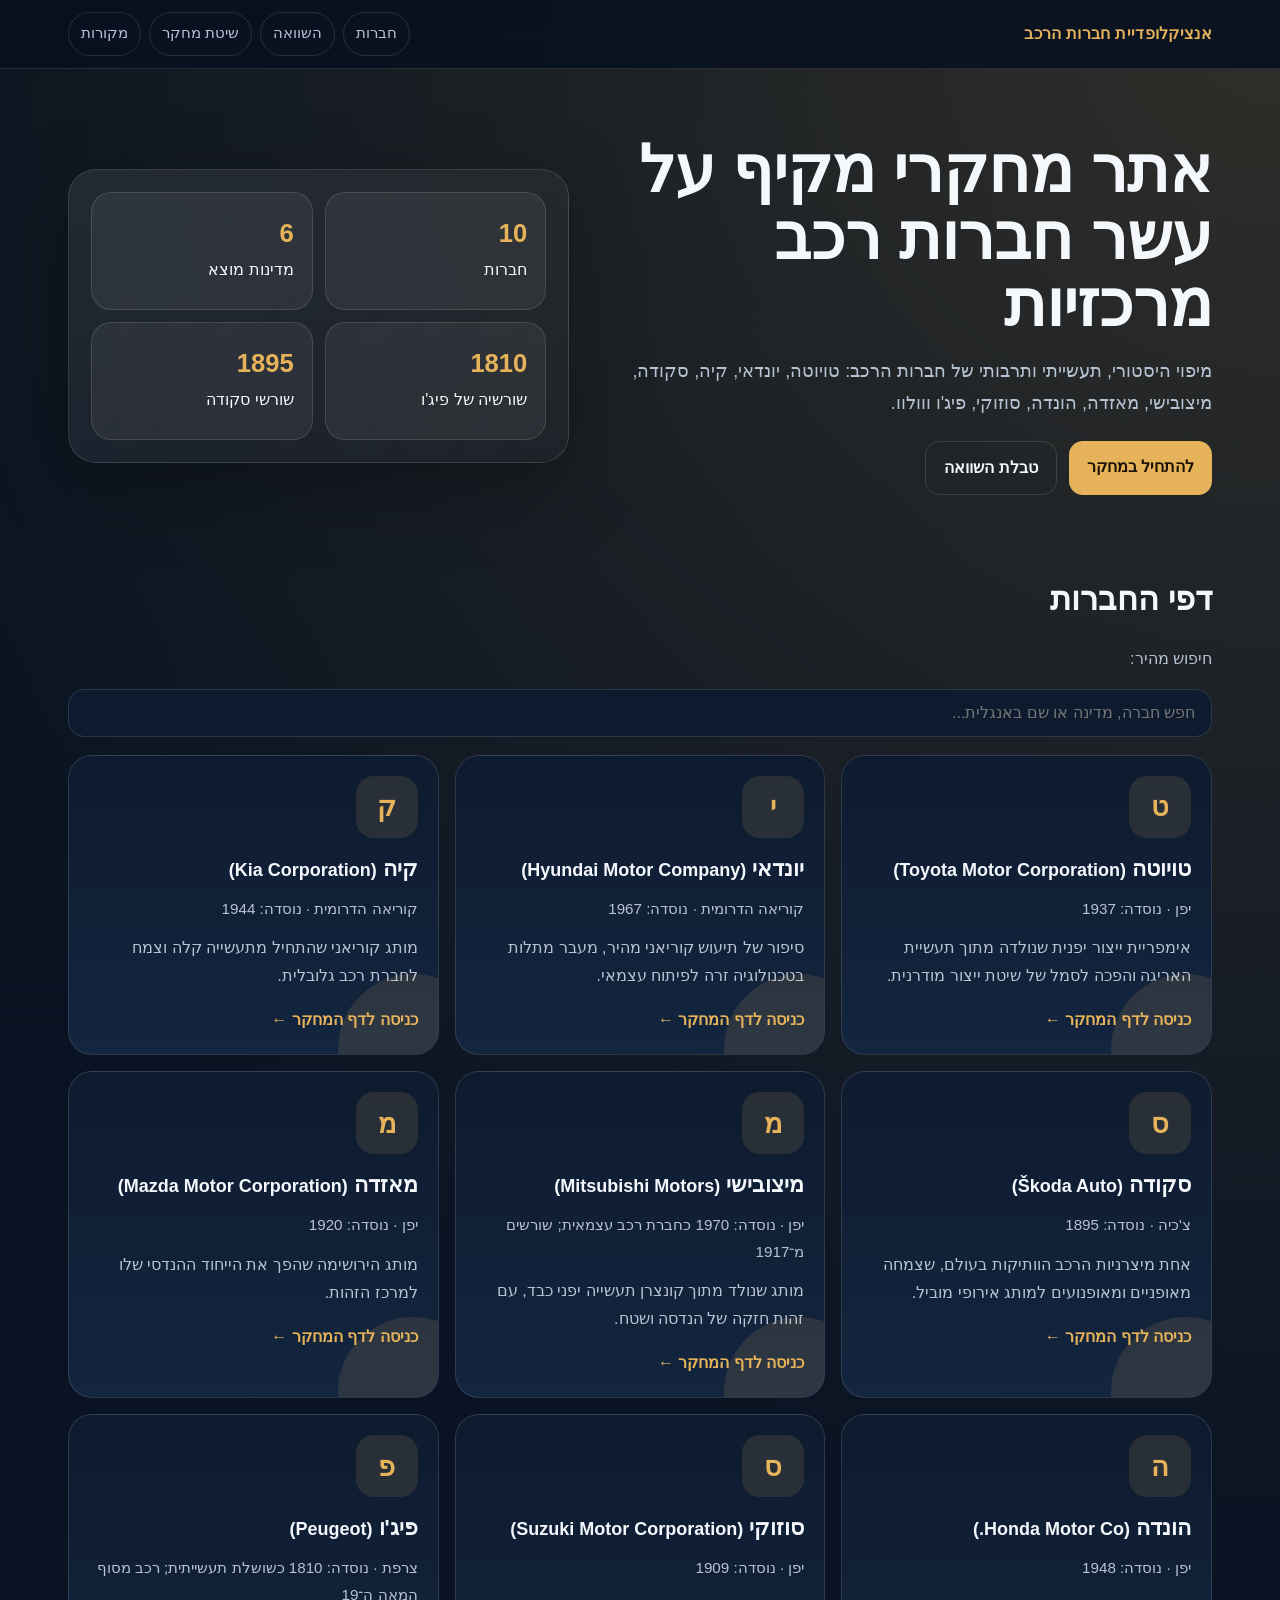
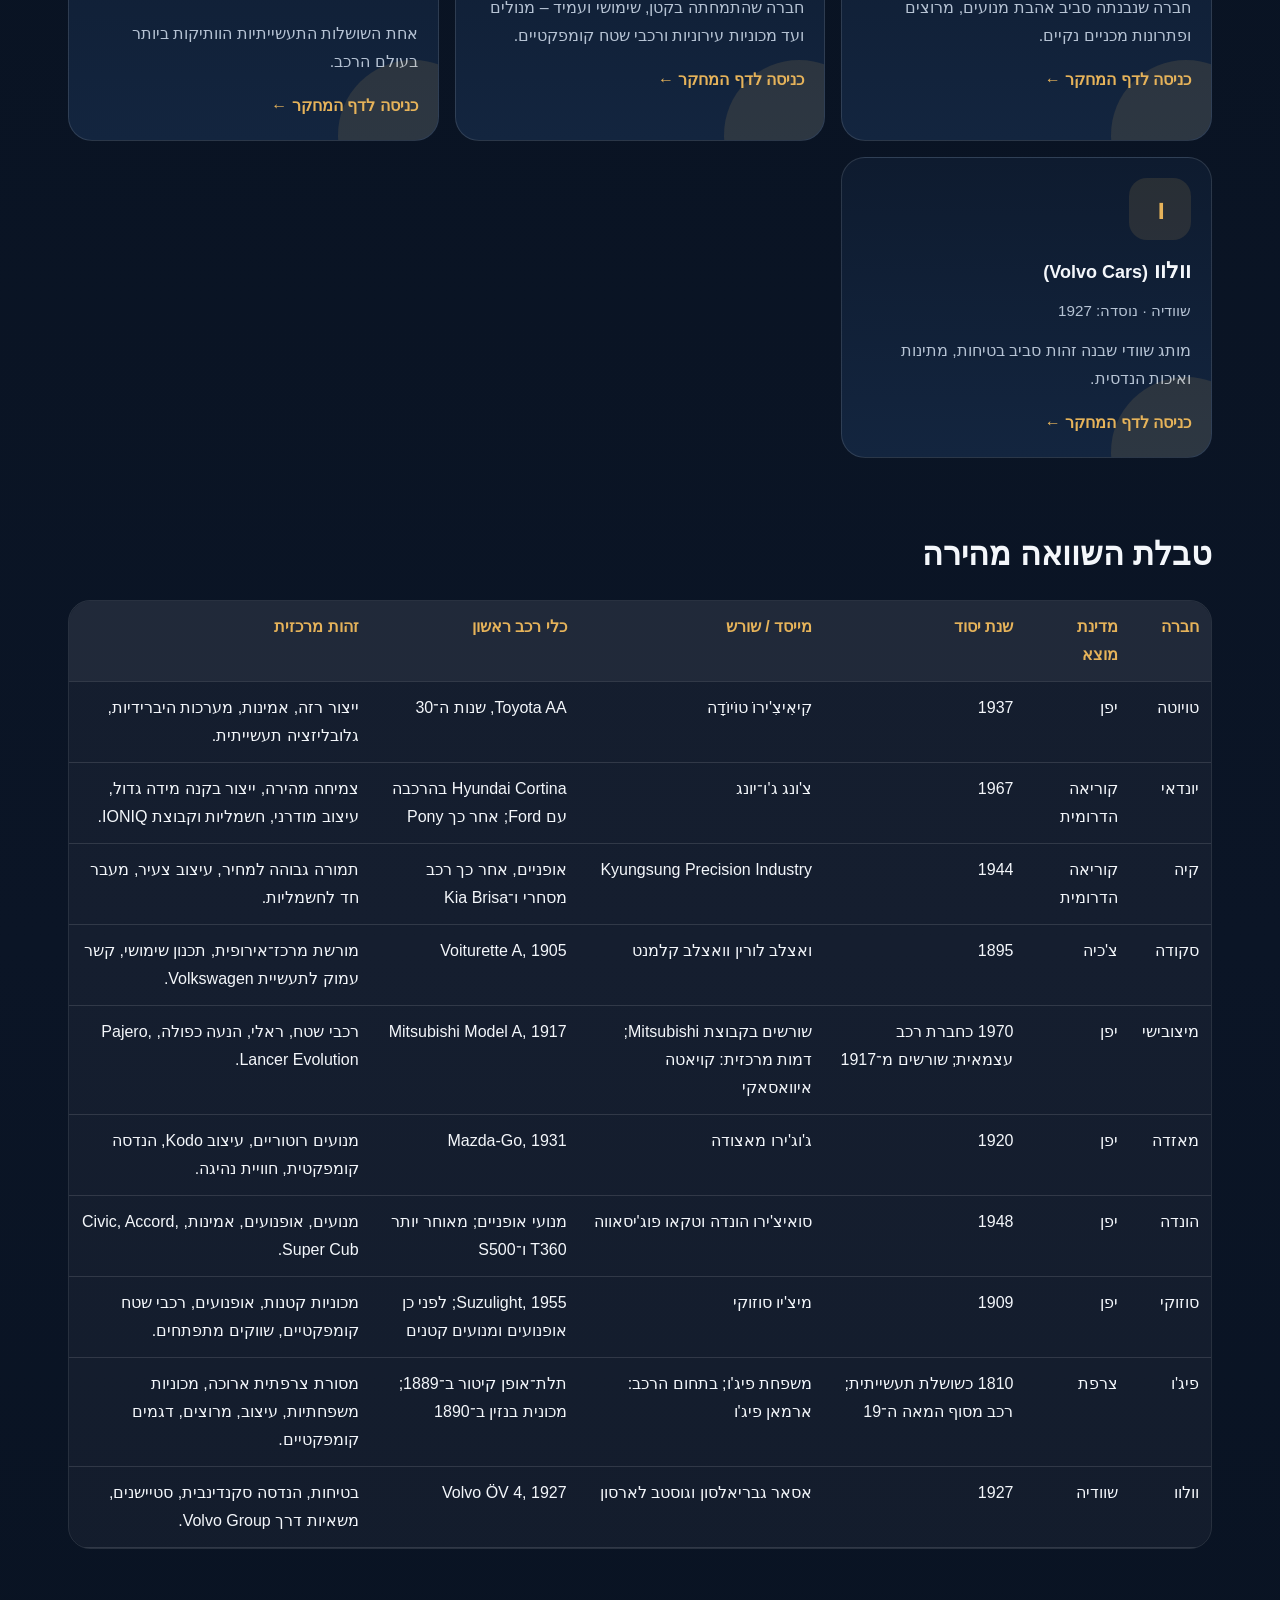
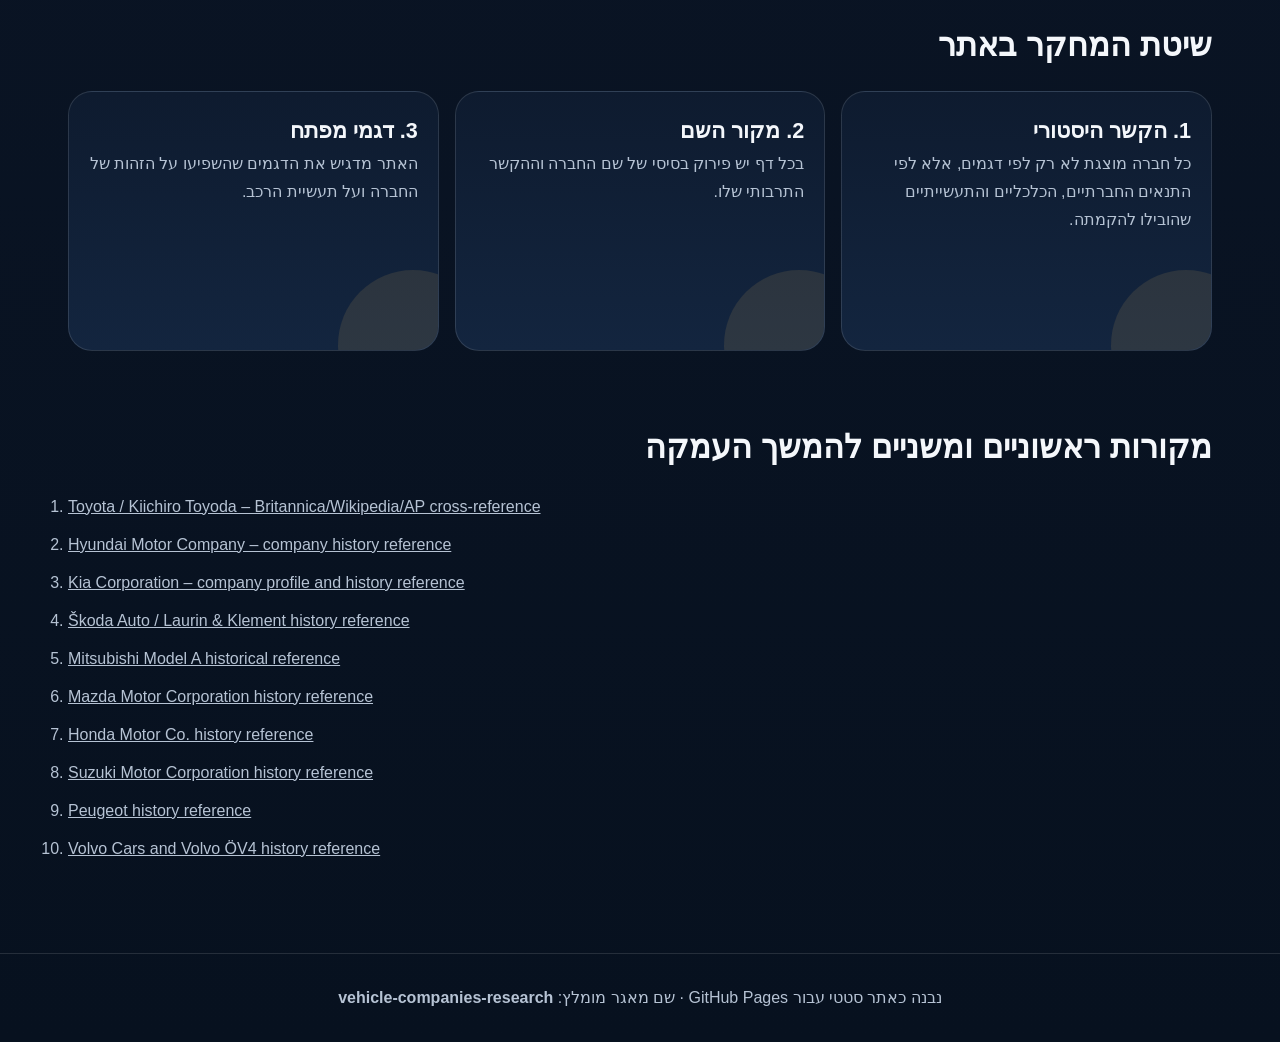
<file: index.html>
<!doctype html>
<html lang="he" dir="rtl">
<head>
<meta charset="utf-8">
<meta name="viewport" content="width=device-width, initial-scale=1">
<title>אנציקלופדיית חברות הרכב</title>
<meta name="description" content="אתר מחקרי בעברית על ההיסטוריה של טויוטה, יונדאי, קיה, סקודה, מיצובישי, מאזדה, הונדה, סוזוקי, פיג'ו ווולוו.">
<link rel="stylesheet" href="style.css">
</head>
<body>
<header class="site-header">
  <nav class="nav">
    <div class="logo">אנציקלופדיית חברות הרכב</div>
    <div class="nav-links">
      <a href="#brands">חברות</a><a href="#compare">השוואה</a><a href="#method">שיטת מחקר</a><a href="#sources">מקורות</a>
    </div>
  </nav>
</header>

<main>
<section class="hero">
  <div>
    <h1>אתר מחקרי מקיף על עשר חברות רכב מרכזיות</h1>
    <p>מיפוי היסטורי, תעשייתי ותרבותי של חברות הרכב: טויוטה, יונדאי, קיה, סקודה, מיצובישי, מאזדה, הונדה, סוזוקי, פיג'ו ווולוו.</p>
    <div class="btns">
      <a class="btn" href="#brands">להתחיל במחקר</a>
      <a class="btn secondary" href="#compare">טבלת השוואה</a>
    </div>
  </div>
  <aside class="hero-panel">
    <div class="hero-grid">
      <div class="mini"><strong>10</strong>חברות</div>
      <div class="mini"><strong>6</strong>מדינות מוצא</div>
      <div class="mini"><strong>1810</strong>שורשיה של פיג'ו</div>
      <div class="mini"><strong>1895</strong>שורשי סקודה</div>
    </div>
  </aside>
</section>

<section id="brands">
  <h2 class="section-title">דפי החברות</h2>
  <p style="color:var(--muted)">חיפוש מהיר:</p>
  <input id="brandSearch" placeholder="חפש חברה, מדינה או שם באנגלית..." style="width:100%;padding:14px 16px;border-radius:16px;border:1px solid var(--line);background:#0e1b2f;color:var(--text);margin-bottom:18px;font-size:1rem">
  <div class="cards">
<article class="card" data-brand="טויוטה Toyota Motor Corporation יפן">
  <div class="badge">ט</div>
  <h3>טויוטה <small>(Toyota Motor Corporation)</small></h3>
  <div class="meta">יפן · נוסדה: 1937</div>
  <p>אימפריית ייצור יפנית שנולדה מתוך תעשיית האריגה והפכה לסמל של שיטת ייצור מודרנית.</p>
  <a href="companies/toyota.html">כניסה לדף המחקר ←</a>
</article>

<article class="card" data-brand="יונדאי Hyundai Motor Company קוריאה הדרומית">
  <div class="badge">י</div>
  <h3>יונדאי <small>(Hyundai Motor Company)</small></h3>
  <div class="meta">קוריאה הדרומית · נוסדה: 1967</div>
  <p>סיפור של תיעוש קוריאני מהיר, מעבר מתלות בטכנולוגיה זרה לפיתוח עצמאי.</p>
  <a href="companies/hyundai.html">כניסה לדף המחקר ←</a>
</article>

<article class="card" data-brand="קיה Kia Corporation קוריאה הדרומית">
  <div class="badge">ק</div>
  <h3>קיה <small>(Kia Corporation)</small></h3>
  <div class="meta">קוריאה הדרומית · נוסדה: 1944</div>
  <p>מותג קוריאני שהתחיל מתעשייה קלה וצמח לחברת רכב גלובלית.</p>
  <a href="companies/kia.html">כניסה לדף המחקר ←</a>
</article>

<article class="card" data-brand="סקודה Škoda Auto צ'כיה">
  <div class="badge">ס</div>
  <h3>סקודה <small>(Škoda Auto)</small></h3>
  <div class="meta">צ'כיה · נוסדה: 1895</div>
  <p>אחת מיצרניות הרכב הוותיקות בעולם, שצמחה מאופניים ומאופנועים למותג אירופי מוביל.</p>
  <a href="companies/skoda.html">כניסה לדף המחקר ←</a>
</article>

<article class="card" data-brand="מיצובישי Mitsubishi Motors יפן">
  <div class="badge">מ</div>
  <h3>מיצובישי <small>(Mitsubishi Motors)</small></h3>
  <div class="meta">יפן · נוסדה: 1970 כחברת רכב עצמאית; שורשים מ־1917</div>
  <p>מותג שנולד מתוך קונצרן תעשייה יפני כבד, עם זהות חזקה של הנדסה ושטח.</p>
  <a href="companies/mitsubishi.html">כניסה לדף המחקר ←</a>
</article>

<article class="card" data-brand="מאזדה Mazda Motor Corporation יפן">
  <div class="badge">מ</div>
  <h3>מאזדה <small>(Mazda Motor Corporation)</small></h3>
  <div class="meta">יפן · נוסדה: 1920</div>
  <p>מותג הירושימה שהפך את הייחוד ההנדסי שלו למרכז הזהות.</p>
  <a href="companies/mazda.html">כניסה לדף המחקר ←</a>
</article>

<article class="card" data-brand="הונדה Honda Motor Co. יפן">
  <div class="badge">ה</div>
  <h3>הונדה <small>(Honda Motor Co.)</small></h3>
  <div class="meta">יפן · נוסדה: 1948</div>
  <p>חברה שנבנתה סביב אהבת מנועים, מרוצים ופתרונות מכניים נקיים.</p>
  <a href="companies/honda.html">כניסה לדף המחקר ←</a>
</article>

<article class="card" data-brand="סוזוקי Suzuki Motor Corporation יפן">
  <div class="badge">ס</div>
  <h3>סוזוקי <small>(Suzuki Motor Corporation)</small></h3>
  <div class="meta">יפן · נוסדה: 1909</div>
  <p>חברה שהתמחתה בקטן, שימושי ועמיד – מנולים ועד מכוניות עירוניות ורכבי שטח קומפקטיים.</p>
  <a href="companies/suzuki.html">כניסה לדף המחקר ←</a>
</article>

<article class="card" data-brand="פיג'ו Peugeot צרפת">
  <div class="badge">פ</div>
  <h3>פיג'ו <small>(Peugeot)</small></h3>
  <div class="meta">צרפת · נוסדה: 1810 כשושלת תעשייתית; רכב מסוף המאה ה־19</div>
  <p>אחת השושלות התעשייתיות הוותיקות ביותר בעולם הרכב.</p>
  <a href="companies/peugeot.html">כניסה לדף המחקר ←</a>
</article>

<article class="card" data-brand="וולוו Volvo Cars שוודיה">
  <div class="badge">ו</div>
  <h3>וולוו <small>(Volvo Cars)</small></h3>
  <div class="meta">שוודיה · נוסדה: 1927</div>
  <p>מותג שוודי שבנה זהות סביב בטיחות, מתינות ואיכות הנדסית.</p>
  <a href="companies/volvo.html">כניסה לדף המחקר ←</a>
</article></div>
</section>

<section id="compare">
  <h2 class="section-title">טבלת השוואה מהירה</h2>
  <div class="compare">
    <table>
      <thead><tr><th>חברה</th><th>מדינת מוצא</th><th>שנת יסוד</th><th>מייסד / שורש</th><th>כלי רכב ראשון</th><th>זהות מרכזית</th></tr></thead>
      <tbody><tr><td>טויוטה</td><td>יפן</td><td>1937</td><td>קִיאִיצִ'ירוֹ טוֹיוֹדָה</td><td>Toyota AA, שנות ה־30</td><td>ייצור רזה, אמינות, מערכות היברידיות, גלובליזציה תעשייתית.</td></tr>
<tr><td>יונדאי</td><td>קוריאה הדרומית</td><td>1967</td><td>צ'ונג ג'ו־יונג</td><td>Hyundai Cortina בהרכבה עם Ford; אחר כך Pony</td><td>צמיחה מהירה, ייצור בקנה מידה גדול, עיצוב מודרני, חשמליות וקבוצת IONIQ.</td></tr>
<tr><td>קיה</td><td>קוריאה הדרומית</td><td>1944</td><td>Kyungsung Precision Industry</td><td>אופניים, אחר כך רכב מסחרי ו־Kia Brisa</td><td>תמורה גבוהה למחיר, עיצוב צעיר, מעבר חד לחשמליות.</td></tr>
<tr><td>סקודה</td><td>צ'כיה</td><td>1895</td><td>ואצלב לורין וואצלב קלמנט</td><td>Voiturette A, 1905</td><td>מורשת מרכז־אירופית, תכנון שימושי, קשר עמוק לתעשיית Volkswagen.</td></tr>
<tr><td>מיצובישי</td><td>יפן</td><td>1970 כחברת רכב עצמאית; שורשים מ־1917</td><td>שורשים בקבוצת Mitsubishi; דמות מרכזית: קויאטה איוואסאקי</td><td>Mitsubishi Model A, 1917</td><td>רכבי שטח, ראלי, הנעה כפולה, Pajero, Lancer Evolution.</td></tr>
<tr><td>מאזדה</td><td>יפן</td><td>1920</td><td>ג'וג'ירו מאצודה</td><td>Mazda-Go, 1931</td><td>מנועים רוטוריים, עיצוב Kodo, הנדסה קומפקטית, חוויית נהיגה.</td></tr>
<tr><td>הונדה</td><td>יפן</td><td>1948</td><td>סואיצ'ירו הונדה וטקאו פוג'יסאווה</td><td>מנועי אופניים; מאוחר יותר T360 ו־S500</td><td>מנועים, אופנועים, אמינות, Civic, Accord, Super Cub.</td></tr>
<tr><td>סוזוקי</td><td>יפן</td><td>1909</td><td>מיצ'יו סוזוקי</td><td>Suzulight, 1955; לפני כן אופנועים ומנועים קטנים</td><td>מכוניות קטנות, אופנועים, רכבי שטח קומפקטיים, שווקים מתפתחים.</td></tr>
<tr><td>פיג'ו</td><td>צרפת</td><td>1810 כשושלת תעשייתית; רכב מסוף המאה ה־19</td><td>משפחת פיג'ו; בתחום הרכב: ארמאן פיג'ו</td><td>תלת־אופן קיטור ב־1889; מכונית בנזין ב־1890</td><td>מסורת צרפתית ארוכה, מכוניות משפחתיות, עיצוב, מרוצים, דגמים קומפקטיים.</td></tr>
<tr><td>וולוו</td><td>שוודיה</td><td>1927</td><td>אסאר גבריאלסון וגוסטב לארסון</td><td>Volvo ÖV 4, 1927</td><td>בטיחות, הנדסה סקנדינבית, סטיישנים, משאיות דרך Volvo Group.</td></tr></tbody>
    </table>
  </div>
</section>

<section id="method">
  <h2 class="section-title">שיטת המחקר באתר</h2>
  <div class="cards">
    <article class="card"><h3>1. הקשר היסטורי</h3><p>כל חברה מוצגת לא רק לפי דגמים, אלא לפי התנאים החברתיים, הכלכליים והתעשייתיים שהובילו להקמתה.</p></article>
    <article class="card"><h3>2. מקור השם</h3><p>בכל דף יש פירוק בסיסי של שם החברה וההקשר התרבותי שלו.</p></article>
    <article class="card"><h3>3. דגמי מפתח</h3><p>האתר מדגיש את הדגמים שהשפיעו על הזהות של החברה ועל תעשיית הרכב.</p></article>
  </div>
</section>

<section id="sources">
  <h2 class="section-title">מקורות ראשוניים ומשניים להמשך העמקה</h2>
  <ol class="sources"><li><a href="https://en.wikipedia.org/wiki/Kiichiro_Toyoda" target="_blank" rel="noopener">Toyota / Kiichiro Toyoda – Britannica/Wikipedia/AP cross-reference</a></li>
<li><a href="https://en.wikipedia.org/wiki/Hyundai_Motor_Company" target="_blank" rel="noopener">Hyundai Motor Company – company history reference</a></li>
<li><a href="https://en.wikipedia.org/wiki/Kia" target="_blank" rel="noopener">Kia Corporation – company profile and history reference</a></li>
<li><a href="https://en.wikipedia.org/wiki/%C5%A0koda_Auto" target="_blank" rel="noopener">Škoda Auto / Laurin & Klement history reference</a></li>
<li><a href="https://en.wikipedia.org/wiki/Mitsubishi_Model_A" target="_blank" rel="noopener">Mitsubishi Model A historical reference</a></li>
<li><a href="https://en.wikipedia.org/wiki/Mazda" target="_blank" rel="noopener">Mazda Motor Corporation history reference</a></li>
<li><a href="https://en.wikipedia.org/wiki/Honda" target="_blank" rel="noopener">Honda Motor Co. history reference</a></li>
<li><a href="https://en.wikipedia.org/wiki/Suzuki" target="_blank" rel="noopener">Suzuki Motor Corporation history reference</a></li>
<li><a href="https://en.wikipedia.org/wiki/Peugeot" target="_blank" rel="noopener">Peugeot history reference</a></li>
<li><a href="https://en.wikipedia.org/wiki/Volvo_Cars" target="_blank" rel="noopener">Volvo Cars and Volvo ÖV4 history reference</a></li></ol>
</section>
</main>

<footer class="footer">נבנה כאתר סטטי עבור GitHub Pages · שם מאגר מומלץ: <strong>vehicle-companies-research</strong></footer>
<script src="script.js"></script>
</body>
</html>
</file>
<file: style.css>
:root{
  --bg:#07111f; --card:#0e1b2f; --card2:#13253f; --text:#f4f7fb; --muted:#b6c3d4;
  --accent:#e6b35a; --line:rgba(255,255,255,.12); --soft:rgba(230,179,90,.12);
}
*{box-sizing:border-box}
html{scroll-behavior:smooth}
body{margin:0; font-family:"Arial","Noto Sans Hebrew",sans-serif; background:
radial-gradient(circle at top right,rgba(230,179,90,.18),transparent 35%),
linear-gradient(180deg,#07111f,#0b1526 60%,#07111f); color:var(--text); direction:rtl; line-height:1.75}
a{color:inherit}
.site-header{position:sticky;top:0;z-index:50;background:rgba(7,17,31,.88);backdrop-filter:blur(14px);border-bottom:1px solid var(--line)}
.company-page .site-header{position:relative;top:auto;backdrop-filter:none}
.nav{max-width:1180px;margin:auto;display:flex;align-items:center;gap:18px;justify-content:space-between;padding:12px 18px}
.logo{font-weight:900;letter-spacing:.3px;color:var(--accent)}
.nav-links{display:flex;gap:8px;flex-wrap:wrap}
.nav-links a{text-decoration:none;padding:8px 12px;border:1px solid var(--line);border-radius:999px;color:var(--muted);font-size:.92rem}
.nav-links a:hover{background:var(--soft);color:var(--text)}
.hero{max-width:1180px;margin:0 auto;padding:68px 18px 42px;display:grid;grid-template-columns:1.1fr .9fr;gap:30px;align-items:center}
.hero h1{font-size:clamp(2.1rem,5vw,4.7rem);line-height:1.05;margin:0 0 18px}
.hero p{color:var(--muted);font-size:1.12rem;margin:0 0 22px}
.btns{display:flex;gap:12px;flex-wrap:wrap}
.btn{display:inline-block;text-decoration:none;background:var(--accent);color:#1b1203;font-weight:800;padding:12px 18px;border-radius:14px}
.btn.secondary{background:transparent;color:var(--text);border:1px solid var(--line)}
.hero-panel{background:linear-gradient(135deg,rgba(255,255,255,.08),rgba(255,255,255,.02));border:1px solid var(--line);border-radius:28px;padding:22px;box-shadow:0 24px 80px rgba(0,0,0,.28)}
.hero-grid{display:grid;grid-template-columns:repeat(2,1fr);gap:12px}
.mini{background:rgba(255,255,255,.06);border:1px solid var(--line);border-radius:20px;padding:18px;min-height:118px}
.mini strong{display:block;color:var(--accent);font-size:1.6rem}
section{max-width:1180px;margin:0 auto;padding:34px 18px}
.section-title{font-size:2rem;margin:0 0 18px}
.cards{display:grid;grid-template-columns:repeat(3,1fr);gap:16px}
.card{background:linear-gradient(180deg,var(--card),var(--card2));border:1px solid var(--line);border-radius:24px;padding:20px;min-height:260px;position:relative;overflow:hidden}
.card::before{content:"";position:absolute;inset:auto -50px -70px auto;width:150px;height:150px;background:var(--soft);border-radius:50%}
.badge{display:inline-flex;align-items:center;justify-content:center;min-width:62px;height:62px;border-radius:18px;background:var(--soft);color:var(--accent);font-size:1.7rem;font-weight:900;margin-bottom:12px}
.card h3{margin:0;font-size:1.35rem}
.meta{color:var(--muted);font-size:.95rem;margin:8px 0 12px}
.card p{color:var(--muted);margin:0 0 16px}
.card a{position:relative;z-index:2;color:var(--accent);font-weight:800;text-decoration:none}
.timeline{border-right:3px solid var(--accent);padding-right:18px}
.timeline li{margin:0 0 14px;color:var(--muted)}
.compare{overflow:auto;border:1px solid var(--line);border-radius:22px}
table{width:100%;border-collapse:collapse;min-width:820px;background:rgba(255,255,255,.04)}
th,td{border-bottom:1px solid var(--line);padding:12px;text-align:right;vertical-align:top}
th{color:var(--accent);background:rgba(255,255,255,.05)}
.footer{margin-top:40px;border-top:1px solid var(--line);padding:30px 18px;color:var(--muted);text-align:center}
.company-page .hero{grid-template-columns:1fr}
.company-title{max-width:1180px;margin:auto;padding:54px 18px 10px}
.company-title h1{font-size:clamp(2rem,5vw,4.5rem);margin:0}
.company-title p{color:var(--muted);max-width:850px}
.fact-grid{display:grid;grid-template-columns:repeat(4,1fr);gap:14px}
.fact{background:rgba(255,255,255,.06);border:1px solid var(--line);border-radius:18px;padding:15px}
.fact span{display:block;color:var(--muted);font-size:.88rem}
.fact strong{display:block;color:var(--text);font-size:1.05rem}
.article{display:grid;grid-template-columns:1fr 330px;gap:22px}
.article-main,.aside{background:rgba(255,255,255,.04);border:1px solid var(--line);border-radius:24px;padding:22px}
.article-main h2{color:var(--accent);margin-top:34px}
.article-main h2:first-child{margin-top:0}
.article-main h3{color:#fff;margin-top:22px}
.article-main p{color:var(--muted);margin:0 0 16px}
.research-block{background:rgba(255,255,255,.035);border:1px solid var(--line);border-radius:20px;padding:18px;margin:18px 0}
.research-block ul{padding-right:20px;color:var(--muted)}
.aside ul{padding-right:18px;color:var(--muted)}
.aside a{color:var(--accent);text-decoration:none;font-weight:800}
.back{display:inline-block;margin:18px;color:var(--accent);text-decoration:none;font-weight:800}
.sources li{margin-bottom:10px;color:var(--muted);direction:ltr;text-align:left}
.note{border-right:4px solid var(--accent);padding:12px 16px;background:var(--soft);border-radius:14px;color:var(--muted)}
@media(max-width:900px){.hero,.article{grid-template-columns:1fr}.cards{grid-template-columns:1fr 1fr}.fact-grid{grid-template-columns:1fr 1fr}}
@media(max-width:620px){.nav{align-items:flex-start;flex-direction:column}.cards{grid-template-columns:1fr}.fact-grid{grid-template-columns:1fr}.hero{padding-top:38px}.hero-grid{grid-template-columns:1fr}}
</file>
